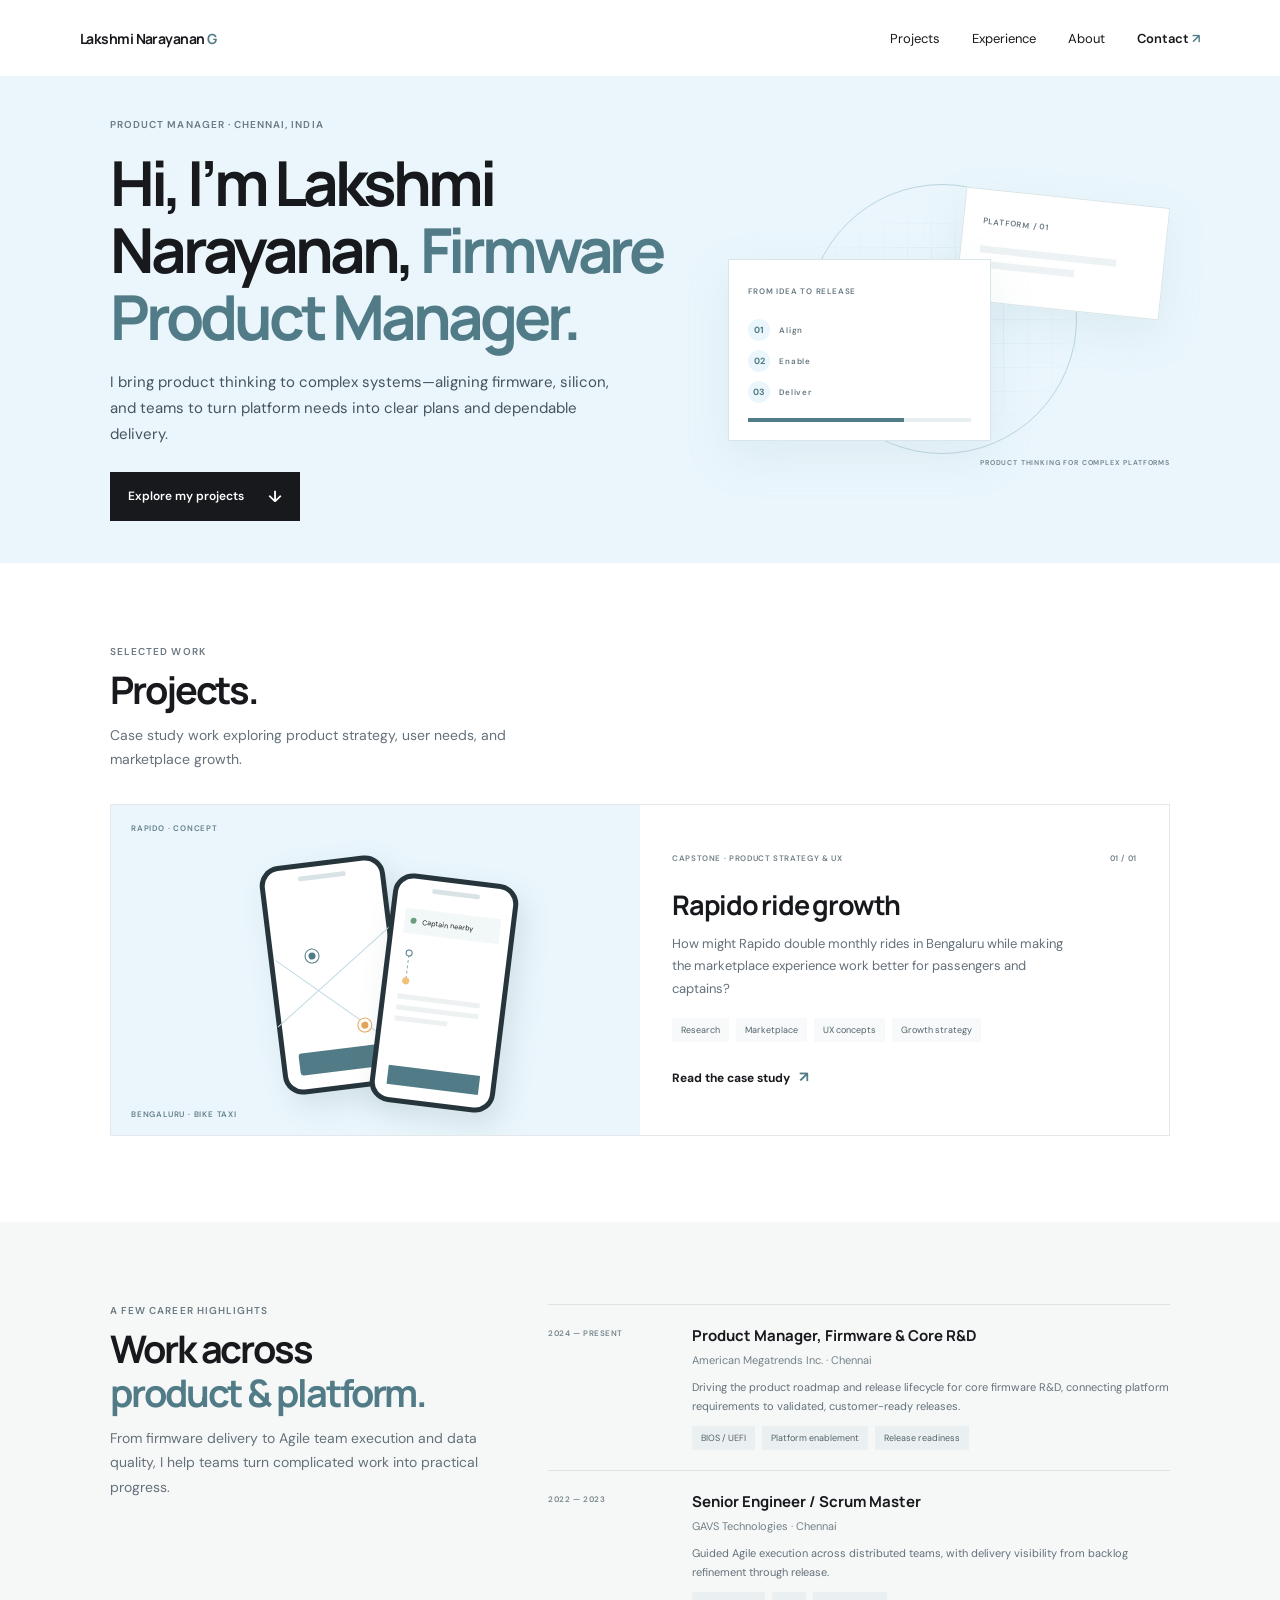
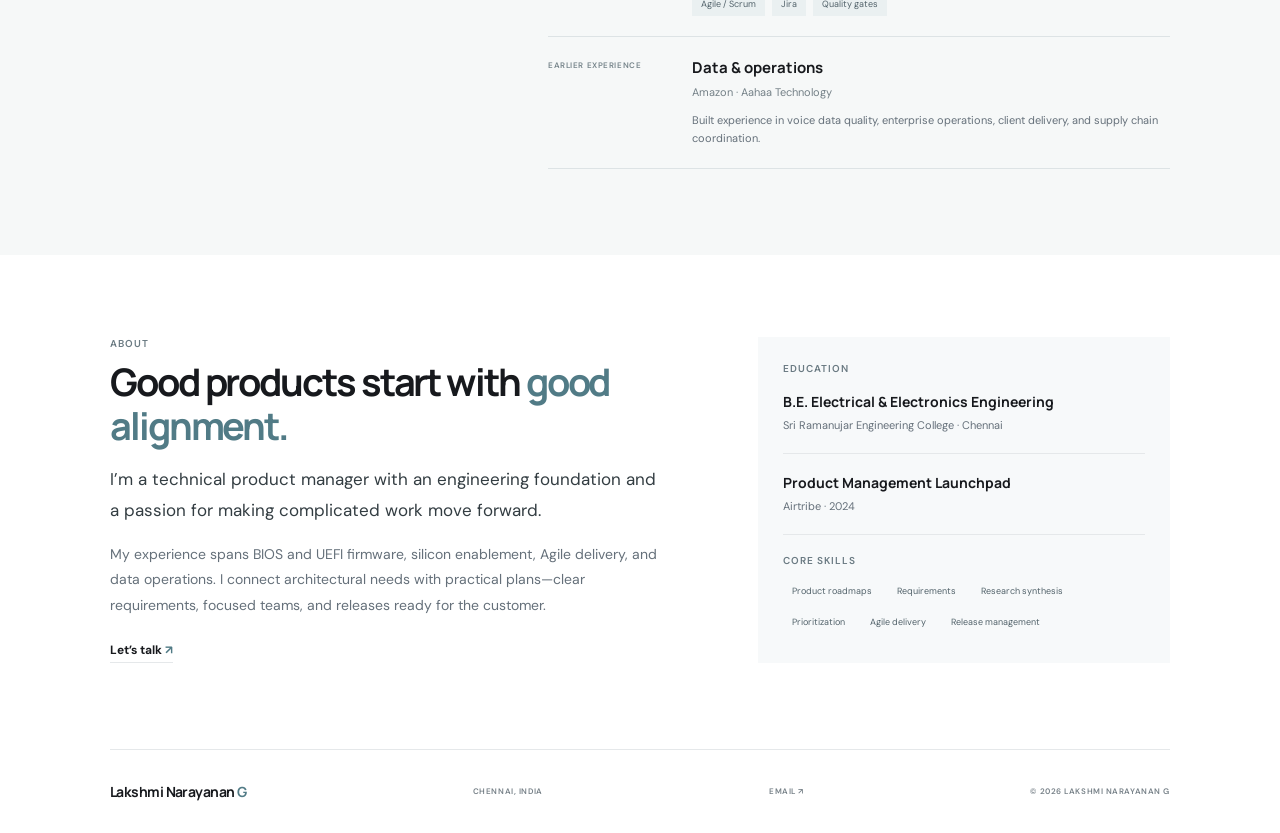
<file: index.html>
<!doctype html>
<html lang="en">
<head>
  <meta charset="utf-8" />
  <meta name="viewport" content="width=device-width, initial-scale=1" />
  <meta name="theme-color" content="#ffffff" />
  <meta name="description" content="Lakshmi Narayanan G — Firmware Product Manager working across platform engineering, product strategy, and delivery." />
  <title>Lakshmi Narayanan G — Product Portfolio</title>
  <link rel="stylesheet" href="styles.css?v=portfolio-20261009" />
</head>
<body>
  <header class="site-header">
    <a class="brand" href="#home" aria-label="Lakshmi Narayanan home">Lakshmi Narayanan<span> G</span></a>
    <button class="menu-toggle" aria-label="Open navigation" aria-expanded="false"><span></span><span></span></button>
    <nav class="main-nav" aria-label="Main navigation">
      <a href="#projects">Projects</a><a href="#experience">Experience</a><a href="#about">About</a>
      <a class="nav-contact" href="mailto:lakshminarayanan.pvg@gmail.com">Contact <span>↗</span></a>
    </nav>
  </header>

  <main>
    <section class="hero" id="home">
      <div class="hero-inner page-width">
        <div class="hero-copy">
          <p class="eyebrow">PRODUCT MANAGER · CHENNAI, INDIA</p>
          <h1>Hi, I’m Lakshmi Narayanan, <span>Firmware Product Manager.</span></h1>
          <p class="hero-intro">I bring product thinking to complex systems—aligning firmware, silicon, and teams to turn platform needs into clear plans and dependable delivery.</p>
          <a class="button" href="#projects">Explore my projects <span>↓</span></a>
        </div>
        <div class="hero-art" role="img" aria-label="Abstract product planning and platform delivery illustration">
          <div class="art-orbit"></div><div class="art-grid"></div>
          <div class="art-card art-card-back"><span>PLATFORM / 01</span><i></i><i></i></div>
          <div class="art-card art-card-front"><span>FROM IDEA TO RELEASE</span><div class="art-steps"><b>01</b><span>Align</span><b>02</b><span>Enable</span><b>03</b><span>Deliver</span></div><div class="art-progress"><i></i></div></div>
          <span class="art-caption">PRODUCT THINKING FOR COMPLEX PLATFORMS</span>
        </div>
      </div>
    </section>

    <section class="projects page-width section" id="projects">
      <div class="section-intro"><p class="eyebrow">SELECTED WORK</p><h2>Projects.</h2><p>Case study work exploring product strategy, user needs, and marketplace growth.</p></div>
      <a class="project-card" href="rapido.html">
        <div class="project-visual" aria-hidden="true">
          <div class="visual-label">RAPIDO · CONCEPT</div>
          <div class="phone phone-left"><div class="phone-topline"></div><div class="map-road road-one"></div><div class="map-road road-two"></div><div class="map-pin pin-start"></div><div class="map-pin pin-end"></div><div class="phone-pill"></div></div>
          <div class="phone phone-right"><div class="phone-topline"></div><div class="ride-status"><span></span> Captain nearby</div><div class="ride-route"><i></i><i></i></div><div class="ride-lines"><b></b><b></b><b></b></div><div class="phone-button"></div></div>
          <span class="visual-foot">BENGALURU · BIKE TAXI</span>
        </div>
        <div class="project-copy">
          <div class="project-meta"><span>CAPSTONE · PRODUCT STRATEGY & UX</span><span>01 / 01</span></div>
          <h3>Rapido ride growth</h3>
          <p>How might Rapido double monthly rides in Bengaluru while making the marketplace experience work better for passengers and captains?</p>
          <div class="project-tags"><span>Research</span><span>Marketplace</span><span>UX concepts</span><span>Growth strategy</span></div>
          <span class="project-link">Read the case study <b>↗</b></span>
        </div>
      </a>
    </section>

    <section class="experience-band" id="experience">
      <div class="page-width section">
        <div class="section-intro"><p class="eyebrow">A FEW CAREER HIGHLIGHTS</p><h2>Work across<br /><span>product & platform.</span></h2><p>From firmware delivery to Agile team execution and data quality, I help teams turn complicated work into practical progress.</p></div>
        <div class="experience-list">
          <article><span class="experience-date">2024 — PRESENT</span><div><h3>Product Manager, Firmware & Core R&amp;D</h3><p class="company">American Megatrends Inc. · Chennai</p><p>Driving the product roadmap and release lifecycle for core firmware R&amp;D, connecting platform requirements to validated, customer-ready releases.</p><div class="project-tags"><span>BIOS / UEFI</span><span>Platform enablement</span><span>Release readiness</span></div></div></article>
          <article><span class="experience-date">2022 — 2023</span><div><h3>Senior Engineer / Scrum Master</h3><p class="company">GAVS Technologies · Chennai</p><p>Guided Agile execution across distributed teams, with delivery visibility from backlog refinement through release.</p><div class="project-tags"><span>Agile / Scrum</span><span>Jira</span><span>Quality gates</span></div></div></article>
          <article><span class="experience-date">EARLIER EXPERIENCE</span><div><h3>Data &amp; operations</h3><p class="company">Amazon · Aahaa Technology</p><p>Built experience in voice data quality, enterprise operations, client delivery, and supply chain coordination.</p></div></article>
        </div>
      </div>
    </section>

    <section class="about page-width section" id="about">
      <div class="about-main"><p class="eyebrow">ABOUT</p><h2>Good products start with <span>good alignment.</span></h2><p class="about-lead">I’m a technical product manager with an engineering foundation and a passion for making complicated work move forward.</p><p>My experience spans BIOS and UEFI firmware, silicon enablement, Agile delivery, and data operations. I connect architectural needs with practical plans—clear requirements, focused teams, and releases ready for the customer.</p><a class="text-link" href="mailto:lakshminarayanan.pvg@gmail.com">Let’s talk <span>↗</span></a></div>
      <aside class="about-aside"><p class="eyebrow">EDUCATION</p><h3>B.E. Electrical &amp; Electronics Engineering</h3><p>Sri Ramanujar Engineering College · Chennai</p><div class="aside-rule"></div><h3>Product Management Launchpad</h3><p>Airtribe · 2024</p><div class="aside-rule"></div><p class="eyebrow">CORE SKILLS</p><div class="project-tags"><span>Product roadmaps</span><span>Requirements</span><span>Research synthesis</span><span>Prioritization</span><span>Agile delivery</span><span>Release management</span></div></aside>
    </section>
  </main>

  <footer class="site-footer page-width"><a class="brand" href="#home">Lakshmi Narayanan<span> G</span></a><span>CHENNAI, INDIA</span><a href="mailto:lakshminarayanan.pvg@gmail.com">EMAIL ↗</a><small>© 2026 LAKSHMI NARAYANAN G</small></footer>
  <script src="script.js"></script>
</body>
</html>
</file>
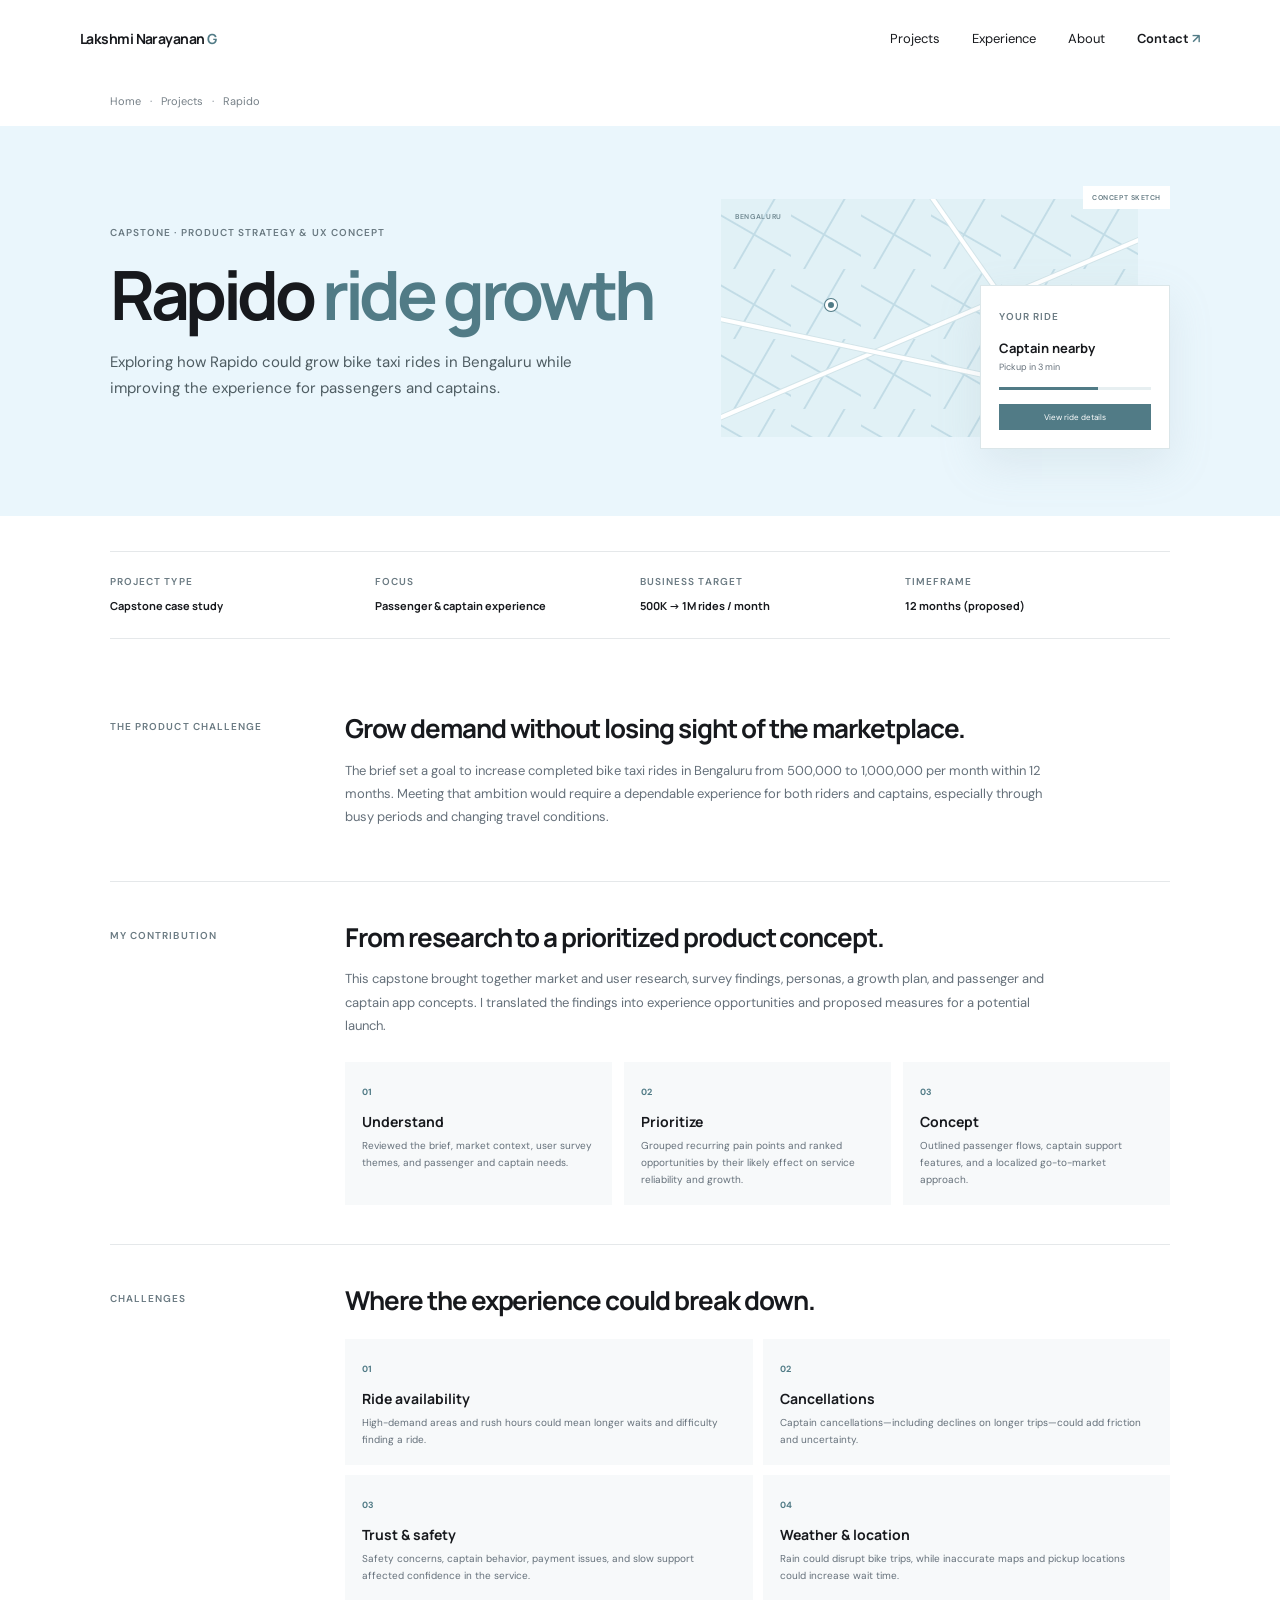
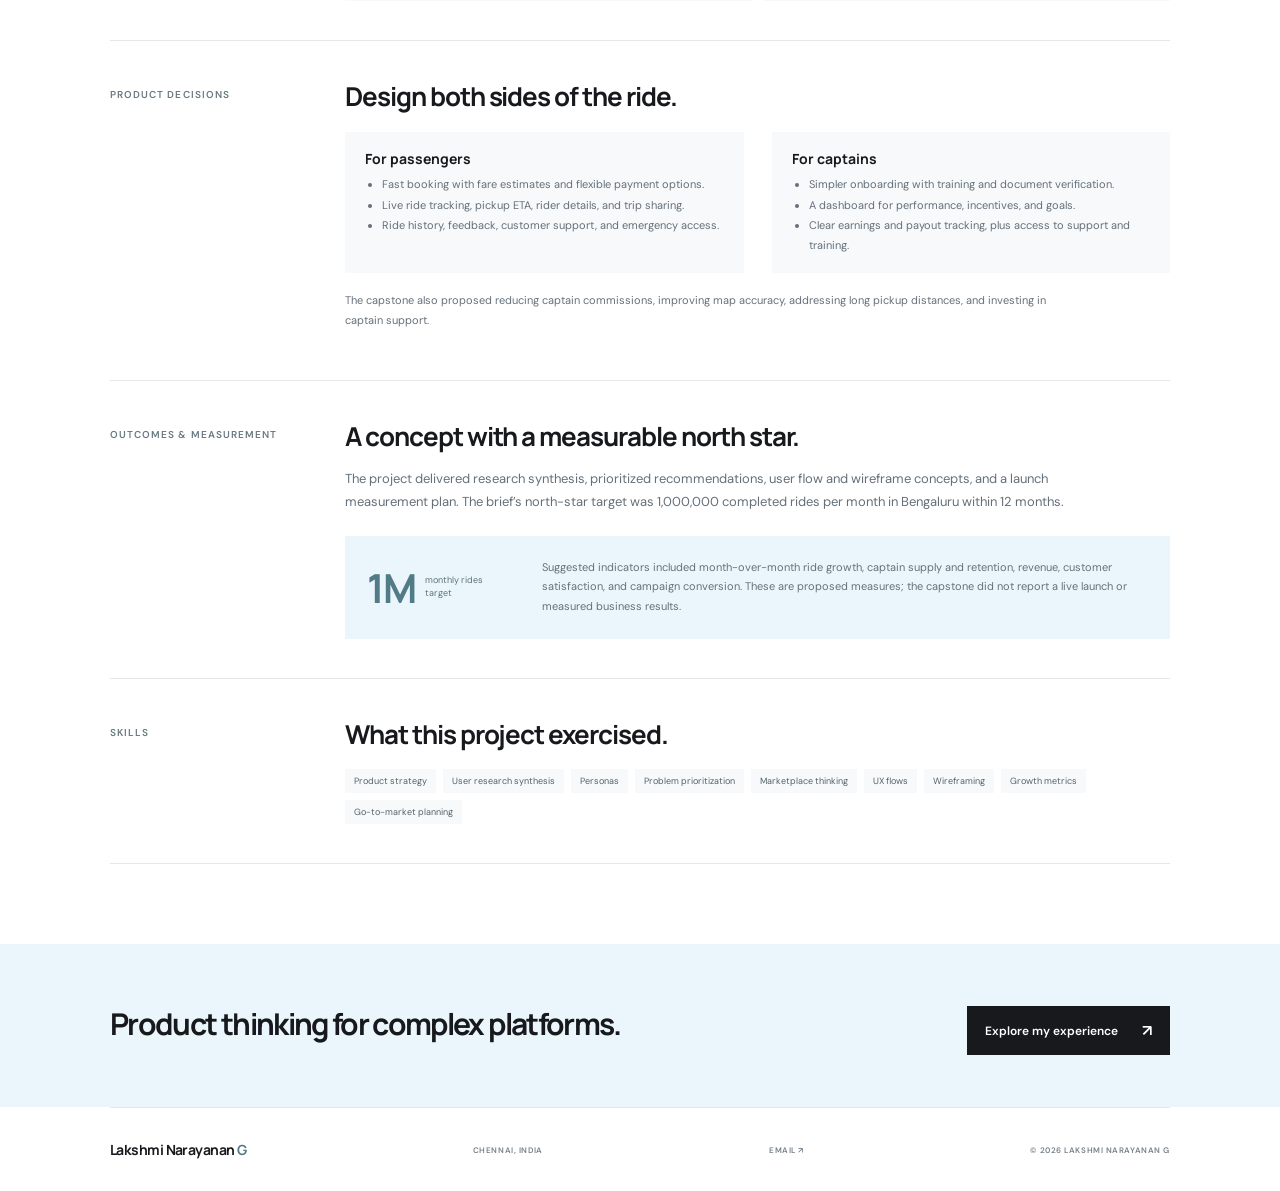
<file: rapido.html>
<!doctype html>
<html lang="en">
<head>
  <meta charset="utf-8" />
  <meta name="viewport" content="width=device-width, initial-scale=1" />
  <meta name="theme-color" content="#ffffff" />
  <meta name="description" content="Rapido Bengaluru ride growth capstone — product strategy, user research, and UX concepts by Lakshmi Narayanan G." />
  <title>Rapido Ride Growth — Lakshmi Narayanan G</title>
  <link rel="stylesheet" href="styles.css?v=portfolio-20261009" />
</head>
<body>
  <header class="site-header">
    <a class="brand" href="index.html">Lakshmi Narayanan<span> G</span></a>
    <button class="menu-toggle" aria-label="Open navigation" aria-expanded="false"><span></span><span></span></button>
    <nav class="main-nav" aria-label="Main navigation">
      <a href="index.html#projects">Projects</a><a href="index.html#experience">Experience</a><a href="index.html#about">About</a>
      <a class="nav-contact" href="mailto:lakshminarayanan.pvg@gmail.com">Contact <span>↗</span></a>
    </nav>
  </header>
  <main class="case-page">
    <div class="page-width breadcrumb"><a href="index.html">Home</a><span>·</span><a href="index.html#projects">Projects</a><span>·</span><span>Rapido</span></div>
    <section class="case-hero">
      <div class="page-width case-hero-inner"><div><p class="eyebrow">CAPSTONE · PRODUCT STRATEGY & UX CONCEPT</p><h1>Rapido <span>ride growth</span></h1><p>Exploring how Rapido could grow bike taxi rides in Bengaluru while improving the experience for passengers and captains.</p></div>
        <div class="case-visual" role="img" aria-label="Concept illustration of ride booking and tracking app screens"><div class="case-map"><span class="map-label">BENGALURU</span><i class="case-road case-road-a"></i><i class="case-road case-road-b"></i><i class="case-road case-road-c"></i><b class="case-pin case-pin-a"></b><b class="case-pin case-pin-b"></b></div><div class="case-app-card"><span class="eyebrow">YOUR RIDE</span><strong>Captain nearby</strong><span class="app-caption">Pickup in 3 min</span><div class="app-track"><i></i></div><div class="app-cta">View ride details</div></div><span class="concept-stamp">CONCEPT SKETCH</span></div>
      </div>
    </section>
    <div class="page-width case-summary">
      <div><span class="eyebrow">PROJECT TYPE</span><strong>Capstone case study</strong></div>
      <div><span class="eyebrow">FOCUS</span><strong>Passenger &amp; captain experience</strong></div>
      <div><span class="eyebrow">BUSINESS TARGET</span><strong>500K → 1M rides / month</strong></div>
      <div><span class="eyebrow">TIMEFRAME</span><strong>12 months (proposed)</strong></div>
    </div>

    <article class="page-width case-content">
      <section class="case-section case-lead"><p class="eyebrow">THE PRODUCT CHALLENGE</p><div><h2>Grow demand without losing sight of the marketplace.</h2><p>The brief set a goal to increase completed bike taxi rides in Bengaluru from 500,000 to 1,000,000 per month within 12 months. Meeting that ambition would require a dependable experience for both riders and captains, especially through busy periods and changing travel conditions.</p></div></section>
      <section class="case-section"><p class="eyebrow">MY CONTRIBUTION</p><div><h2>From research to a prioritized product concept.</h2><p>This capstone brought together market and user research, survey findings, personas, a growth plan, and passenger and captain app concepts. I translated the findings into experience opportunities and proposed measures for a potential launch.</p><div class="case-steps"><article><span>01</span><h3>Understand</h3><p>Reviewed the brief, market context, user survey themes, and passenger and captain needs.</p></article><article><span>02</span><h3>Prioritize</h3><p>Grouped recurring pain points and ranked opportunities by their likely effect on service reliability and growth.</p></article><article><span>03</span><h3>Concept</h3><p>Outlined passenger flows, captain support features, and a localized go-to-market approach.</p></article></div></div></section>
      <section class="case-section"><p class="eyebrow">CHALLENGES</p><div><h2>Where the experience could break down.</h2><div class="challenge-grid"><article><span>01</span><h3>Ride availability</h3><p>High-demand areas and rush hours could mean longer waits and difficulty finding a ride.</p></article><article><span>02</span><h3>Cancellations</h3><p>Captain cancellations—including declines on longer trips—could add friction and uncertainty.</p></article><article><span>03</span><h3>Trust &amp; safety</h3><p>Safety concerns, captain behavior, payment issues, and slow support affected confidence in the service.</p></article><article><span>04</span><h3>Weather &amp; location</h3><p>Rain could disrupt bike trips, while inaccurate maps and pickup locations could increase wait time.</p></article></div></div></section>
      <section class="case-section"><p class="eyebrow">PRODUCT DECISIONS</p><div><h2>Design both sides of the ride.</h2><div class="solution-columns"><div><h3>For passengers</h3><ul><li>Fast booking with fare estimates and flexible payment options.</li><li>Live ride tracking, pickup ETA, rider details, and trip sharing.</li><li>Ride history, feedback, customer support, and emergency access.</li></ul></div><div><h3>For captains</h3><ul><li>Simpler onboarding with training and document verification.</li><li>A dashboard for performance, incentives, and goals.</li><li>Clear earnings and payout tracking, plus access to support and training.</li></ul></div></div><p class="case-note">The capstone also proposed reducing captain commissions, improving map accuracy, addressing long pickup distances, and investing in captain support.</p></div></section>
      <section class="case-section"><p class="eyebrow">OUTCOMES &amp; MEASUREMENT</p><div><h2>A concept with a measurable north star.</h2><p>The project delivered research synthesis, prioritized recommendations, user flow and wireframe concepts, and a launch measurement plan. The brief’s north-star target was 1,000,000 completed rides per month in Bengaluru within 12 months.</p><div class="outcome-panel"><div><strong>1M</strong><span>monthly rides<br />target</span></div><p>Suggested indicators included month-over-month ride growth, captain supply and retention, revenue, customer satisfaction, and campaign conversion. These are proposed measures; the capstone did not report a live launch or measured business results.</p></div></div></section>
      <section class="case-section"><p class="eyebrow">SKILLS</p><div><h2>What this project exercised.</h2><div class="project-tags case-tags"><span>Product strategy</span><span>User research synthesis</span><span>Personas</span><span>Problem prioritization</span><span>Marketplace thinking</span><span>UX flows</span><span>Wireframing</span><span>Growth metrics</span><span>Go-to-market planning</span></div></div></section>
    </article>
    <section class="case-next"><div class="page-width"><p class="eyebrow">MORE ABOUT MY WORK</p><h2>Product thinking for complex platforms.</h2><a class="button" href="index.html#experience">Explore my experience <span>↗</span></a></div></section>
  </main>
  <footer class="site-footer page-width"><a class="brand" href="index.html">Lakshmi Narayanan<span> G</span></a><span>CHENNAI, INDIA</span><a href="mailto:lakshminarayanan.pvg@gmail.com">EMAIL ↗</a><small>© 2026 LAKSHMI NARAYANAN G</small></footer>
  <script src="script.js"></script>
</body>
</html>
</file>
<file: styles.css>
@import url('https://fonts.googleapis.com/css2?family=DM+Sans:wght@400;500;600;700&family=Manrope:wght@400;500;600;700;800&display=swap');
:root{--ink:#17191d;--muted:#65707a;--blue:#eaf6fc;--blue-deep:#d7edf7;--accent:#517b86;--line:#e5e8ea;--paper:#fff;--soft:#f7f9fa;--sans:'DM Sans',Arial,sans-serif;--display:'Manrope','DM Sans',Arial,sans-serif}
*{box-sizing:border-box}html{scroll-behavior:smooth;scroll-padding-top:90px}body{margin:0;background:var(--paper);color:var(--ink);font-family:var(--sans);-webkit-font-smoothing:antialiased}a{color:inherit;text-decoration:none}.page-width{width:min(1060px,calc(100% - 64px));margin:0 auto}.site-header{height:76px;width:min(1120px,calc(100% - 64px));margin:auto;display:flex;align-items:center;justify-content:space-between;background:var(--paper)}.brand{font:700 14px var(--display);letter-spacing:-.04em}.brand span{color:var(--accent)}.main-nav{display:flex;align-items:center;gap:32px;font-size:13px}.main-nav a{transition:color .2s}.main-nav a:hover,.text-link:hover{color:var(--accent)}.nav-contact{font-weight:600}.nav-contact span{color:var(--accent)}.menu-toggle{display:none}.hero{background:var(--blue);overflow:hidden}.hero-inner{min-height:470px;display:grid;grid-template-columns:1.1fr .9fr;align-items:center;gap:45px;padding-top:42px;padding-bottom:42px}.eyebrow{margin:0;color:#6a7a82;font:600 10px var(--sans);letter-spacing:.105em;text-transform:uppercase}.hero h1,.case-hero h1{max-width:610px;margin:19px 0 18px;font:700 clamp(38px,5.4vw,62px)/1.08 var(--display);letter-spacing:-.065em}.hero h1 span,.case-hero h1 span{color:var(--accent)}.hero-intro{max-width:510px;margin:0 0 24px;color:#47545b;font-size:15px;line-height:1.75}.button{display:inline-flex;align-items:center;gap:24px;padding:13px 17px;border:1px solid var(--ink);background:var(--ink);color:#fff;font-size:12px;font-weight:600;transition:transform .2s,background .2s}.button:hover{transform:translateY(-2px);background:var(--accent);border-color:var(--accent)}.button span{font-size:16px}.hero-art{height:300px;position:relative;display:grid;place-items:center;isolation:isolate}.art-orbit{position:absolute;width:270px;height:270px;border:1px solid #bad5df;border-radius:50%;z-index:-1}.art-grid{position:absolute;width:310px;height:240px;opacity:.4;background-image:linear-gradient(#c8e0e9 1px,transparent 1px),linear-gradient(90deg,#c8e0e9 1px,transparent 1px);background-size:24px 24px;mask-image:radial-gradient(ellipse,#000 20%,transparent 75%);z-index:-1}.art-card{position:absolute;width:260px;padding:18px 19px;background:white;border:1px solid #d8e5e9;box-shadow:0 16px 40px #9cb9c52b}.art-card span{color:#687982;font:600 8px var(--sans);letter-spacing:.1em}.art-card-back{top:28px;right:5px;transform:rotate(6deg);width:205px;height:113px}.art-card-back i{display:block;width:83%;height:7px;margin-top:17px;background:#edf2f4}.art-card-back i:last-child{width:58%;margin-top:8px}.art-card-front{left:15px;bottom:28px;width:263px}.art-steps{display:grid;grid-template-columns:24px 1fr;align-items:center;gap:9px 7px;margin:20px 0 15px;font-size:11px}.art-steps b{display:grid;place-items:center;width:22px;height:22px;border-radius:50%;background:var(--blue);color:var(--accent);font-size:9px}.art-progress{height:4px;background:#e8eff1}.art-progress i{display:block;width:70%;height:100%;background:var(--accent)}.art-caption{position:absolute;right:0;bottom:2px;color:#718189;font:600 7px var(--sans);letter-spacing:.12em}.section{padding-top:82px;padding-bottom:86px}.section-intro{max-width:600px;margin-bottom:32px}.section-intro h2,.about h2,.case-next h2{margin:9px 0 12px;font:700 38px/1.16 var(--display);letter-spacing:-.055em}.section-intro > p:last-child{max-width:470px;margin:0;color:var(--muted);font-size:14px;line-height:1.75}.project-card{display:grid;grid-template-columns:1fr 1fr;min-height:330px;border:1px solid var(--line);transition:transform .2s,box-shadow .2s}.project-card:hover{transform:translateY(-3px);box-shadow:0 18px 40px #1f39430d}.project-visual{position:relative;min-height:330px;overflow:hidden;background:var(--blue)}.visual-label,.visual-foot{position:absolute;left:20px;color:#66808a;font:600 8px var(--sans);letter-spacing:.1em}.visual-label{top:18px}.visual-foot{bottom:16px}.phone{position:absolute;width:126px;height:230px;border:5px solid #26343b;border-radius:20px;background:#fff;box-shadow:8px 12px 28px #6079852b}.phone-left{left:calc(50% - 105px);top:55px;transform:rotate(-7deg)}.phone-right{left:calc(50% + 5px);top:73px;transform:rotate(7deg)}.phone-topline{width:48px;height:5px;margin:8px auto 12px;border-radius:8px;background:#d9e3e6}.map-road{position:absolute;width:155px;height:1px;background:#c0d9e3;transform:rotate(-35deg);left:-18px;top:110px}.road-two{top:140px;transform:rotate(42deg)}.map-pin{position:absolute;width:13px;height:13px;border:3px solid #fff;border-radius:50%;background:var(--accent);box-shadow:0 0 0 1px var(--accent)}.pin-start{top:82px;left:32px}.pin-end{top:157px;right:27px;background:#e6a558;box-shadow:0 0 0 1px #e6a558}.phone-pill{position:absolute;left:13px;right:13px;bottom:14px;height:22px;border-radius:3px;background:var(--accent)}.ride-status{margin:17px 10px 16px;padding:8px 6px;background:#f2f7f7;font-size:7px}.ride-status span{display:inline-block;width:6px;height:6px;margin-right:4px;border-radius:50%;background:#6b9e80}.ride-route{position:relative;height:35px;margin:0 18px;border-left:1px dashed #8faeb7}.ride-route i{position:absolute;left:-4px;width:7px;height:7px;border:1px solid var(--accent);border-radius:50%;background:#fff}.ride-route i:last-child{bottom:0;background:#f0c077;border-color:#f0c077}.ride-lines{margin:10px 12px}.ride-lines b{display:block;height:5px;width:90%;margin-top:6px;background:#edf1f2}.ride-lines b:last-child{width:58%}.phone-button{position:absolute;left:12px;right:12px;bottom:13px;height:19px;background:var(--accent)}.project-copy{padding:32px;display:flex;flex-direction:column;align-items:flex-start;justify-content:center}.project-meta{width:100%;display:flex;justify-content:space-between;gap:10px;color:#718087;font:600 8px var(--sans);letter-spacing:.08em}.project-copy h3{margin:23px 0 10px;font:700 27px var(--display);letter-spacing:-.045em}.project-copy > p{max-width:410px;margin:0;color:var(--muted);font-size:13px;line-height:1.75}.project-tags{display:flex;flex-wrap:wrap;gap:7px;margin-top:17px}.project-tags span{padding:6px 9px;background:var(--soft);color:#52626a;font-size:9px}.project-link{margin-top:25px;font-size:12px;font-weight:700}.project-link b{margin-left:6px;color:var(--accent);font-size:15px}.experience-band{background:#f6f8f8}.experience-band .section{display:grid;grid-template-columns:.75fr 1.25fr;gap:65px}.experience-band .section-intro{margin:0}.experience-band .section-intro h2 span,.about h2 span{color:var(--accent)}.experience-list article{display:grid;grid-template-columns:126px 1fr;gap:18px;padding:20px 0;border-top:1px solid #dde3e5}.experience-list article:last-child{border-bottom:1px solid #dde3e5}.experience-date{padding-top:3px;color:#77858b;font:600 8px var(--sans);letter-spacing:.07em}.experience-list h3{margin:0;font:700 15px var(--display)}.company{margin:5px 0 9px!important;color:#748087!important;font-size:11px!important}.experience-list article p{margin:0;color:var(--muted);font-size:11px;line-height:1.7}.experience-list .project-tags{margin-top:10px}.experience-list .project-tags span{background:#eaf0f1}.about{display:grid;grid-template-columns:1.15fr .85fr;gap:90px}.about-main h2{max-width:570px}.about-main > p:not(.eyebrow){max-width:580px;color:var(--muted);font-size:14px;line-height:1.8}.about-main .about-lead{color:#333d42!important;font-size:17px!important}.text-link{display:inline-block;margin-top:10px;padding-bottom:4px;border-bottom:1px solid var(--line);font-size:12px;font-weight:700}.text-link span{color:var(--accent)}.about-aside{padding:25px;background:var(--soft)}.about-aside h3{margin:17px 0 5px;font:700 14px var(--display)}.about-aside p:not(.eyebrow){margin:0;color:var(--muted);font-size:11px;line-height:1.65}.aside-rule{height:1px;margin:19px 0;background:var(--line)}.about-aside .project-tags{margin-top:12px}.site-footer{min-height:84px;display:flex;align-items:center;justify-content:space-between;gap:16px;border-top:1px solid var(--line);color:#778188}.site-footer .brand{color:var(--ink)}.site-footer > span,.site-footer > a:not(.brand),.site-footer small{font:600 8px var(--sans);letter-spacing:.07em}.breadcrumb{display:flex;gap:9px;padding-top:18px;padding-bottom:18px;color:#778188;font-size:11px}.breadcrumb a:hover{color:var(--accent)}.case-hero{background:var(--blue)}.case-hero-inner{min-height:390px;display:grid;grid-template-columns:1fr .8fr;align-items:center;gap:45px;padding-top:50px;padding-bottom:50px}.case-hero h1{font-size:clamp(44px,6vw,68px)}.case-hero-inner > div:first-child > p:last-child{max-width:510px;color:#4e5c62;font-size:15px;line-height:1.75}.case-visual{position:relative;height:270px}.case-map{position:absolute;inset:13px 32px 19px 2px;overflow:hidden;background-color:#e1f1f6;background-image:linear-gradient(30deg,transparent 47%,#c2dce6 48%,#c2dce6 49%,transparent 50%),linear-gradient(120deg,transparent 47%,#c2dce6 48%,#c2dce6 49%,transparent 50%);background-size:70px 70px}.map-label{position:absolute;top:13px;left:14px;color:#6e8790;font:600 7px var(--sans);letter-spacing:.1em}.case-road{position:absolute;height:4px;background:#fff;box-shadow:0 0 0 1px #d2e4e9}.case-road-a{width:130%;top:50%;left:-10%;transform:rotate(-23deg)}.case-road-b{width:110%;top:35%;left:10%;transform:rotate(55deg)}.case-road-c{width:120%;top:70%;left:-5%;transform:rotate(12deg)}.case-pin{position:absolute;width:12px;height:12px;border:3px solid #fff;border-radius:50%;background:var(--accent);box-shadow:0 0 0 1px var(--accent)}.case-pin-a{top:42%;left:25%}.case-pin-b{top:67%;right:27%;background:#e6a558;box-shadow:0 0 0 1px #e6a558}.case-app-card{position:absolute;right:0;bottom:7px;width:190px;padding:18px;background:#fff;border:1px solid #dbe6e9;box-shadow:0 16px 40px #8ca9b32b}.case-app-card strong,.app-caption{display:block}.case-app-card strong{margin:14px 0 4px;font:700 13px var(--display)}.app-caption{color:var(--muted);font-size:9px}.app-track{height:3px;margin:14px 0;background:#e7eff1}.app-track i{display:block;width:65%;height:100%;background:var(--accent)}.app-cta{padding:8px;background:var(--accent);color:#fff;text-align:center;font-size:8px}.concept-stamp{position:absolute;right:0;top:0;padding:7px 9px;background:#fff;color:#647a82;font:600 7px var(--sans);letter-spacing:.08em}.case-summary{display:grid;grid-template-columns:repeat(4,1fr);margin-top:35px;margin-bottom:25px;border-top:1px solid var(--line);border-bottom:1px solid var(--line)}.case-summary > div{min-height:86px;padding:17px 13px 17px 0}.case-summary strong{display:block;margin-top:8px;font:700 11px var(--display)}.case-content{padding-bottom:80px}.case-section{display:grid;grid-template-columns:190px 1fr;gap:45px;padding:39px 0;border-bottom:1px solid var(--line)}.case-section > .eyebrow{padding-top:8px}.case-section h2{max-width:650px;margin:0 0 14px;font:700 26px/1.25 var(--display);letter-spacing:-.04em}.case-section p:not(.eyebrow){max-width:720px;color:var(--muted);font-size:13px;line-height:1.8}.case-lead{padding-top:48px}.case-steps{display:grid;grid-template-columns:repeat(3,1fr);gap:12px;margin-top:25px}.case-steps article,.challenge-grid article{padding:17px;background:var(--soft)}.case-steps article > span,.challenge-grid article > span{color:var(--accent);font:700 9px var(--sans)}.case-steps h3,.challenge-grid h3,.solution-columns h3{margin:12px 0 6px;font:700 14px var(--display)}.case-steps p,.challenge-grid p{margin:0!important;font-size:10px!important;line-height:1.7!important}.challenge-grid{display:grid;grid-template-columns:1fr 1fr;gap:10px;margin-top:22px}.solution-columns{display:grid;grid-template-columns:1fr 1fr;gap:28px;margin-top:20px}.solution-columns > div{padding:17px 20px;background:var(--soft)}.solution-columns h3{margin-top:0}.solution-columns ul{margin:0;padding-left:17px;color:var(--muted);font-size:11px;line-height:1.85}.case-note{margin-top:18px!important;font-size:11px!important}.outcome-panel{display:grid;grid-template-columns:150px 1fr;align-items:center;gap:25px;margin-top:22px;padding:22px;background:var(--blue)}.outcome-panel > div{display:flex;align-items:center;gap:11px}.outcome-panel strong{color:var(--accent);font:700 40px var(--display);letter-spacing:-.06em}.outcome-panel span{color:#60727a;font-size:9px;line-height:1.5}.outcome-panel p{margin:0!important;font-size:11px!important}.case-tags{margin-top:19px}.case-next{padding:52px 0;background:var(--blue)}.case-next h2{font-size:30px}.case-next .button{margin-top:10px}.case-next .page-width{display:flex;align-items:center;justify-content:space-between;gap:20px}.case-next .eyebrow{display:none}
@media(max-width:760px){.page-width,.site-header{width:calc(100% - 40px)}.site-header{height:66px}.menu-toggle{display:flex;flex-direction:column;gap:5px;padding:8px;border:0;background:transparent}.menu-toggle span{width:19px;height:2px;background:var(--ink);transition:transform .2s}.menu-toggle[aria-expanded=true] span:first-child{transform:translateY(3.5px) rotate(45deg)}.menu-toggle[aria-expanded=true] span:last-child{transform:translateY(-3.5px) rotate(-45deg)}.main-nav{position:absolute;z-index:10;top:65px;left:0;right:0;display:none;align-items:stretch;flex-direction:column;gap:0;padding:12px 20px 18px;background:#fff;border-bottom:1px solid var(--line)}.main-nav.open{display:flex}.main-nav a{padding:11px 0}.hero-inner,.case-hero-inner{grid-template-columns:1fr;gap:20px;padding-top:43px;padding-bottom:38px}.hero-inner{min-height:auto}.hero h1{font-size:43px}.hero-intro{font-size:13px}.hero-art{height:245px}.art-card-front{left:calc(50% - 128px);bottom:18px}.art-card-back{right:calc(50% - 126px);top:15px}.art-caption{right:5px;bottom:0}.section{padding-top:62px;padding-bottom:64px}.section-intro h2,.about h2{font-size:32px}.project-card{grid-template-columns:1fr}.project-visual{min-height:270px}.project-copy{padding:24px}.project-copy h3{font-size:24px}.experience-band .section{grid-template-columns:1fr;gap:24px}.experience-list article{grid-template-columns:100px 1fr;gap:12px}.experience-date{font-size:7px}.about{grid-template-columns:1fr;gap:30px}.site-footer{flex-wrap:wrap;justify-content:space-between;padding-top:20px;padding-bottom:20px}.site-footer > span{display:none}.site-footer small{width:100%}.case-hero-inner{min-height:0}.case-hero h1{font-size:48px}.case-visual{height:225px}.case-summary{grid-template-columns:1fr 1fr}.case-summary > div{min-height:77px;border-bottom:1px solid var(--line)}.case-summary strong{font-size:10px}.case-section{grid-template-columns:1fr;gap:12px;padding:28px 0}.case-section h2{font-size:23px}.case-section p:not(.eyebrow){font-size:12px}.case-steps{grid-template-columns:1fr}.challenge-grid{grid-template-columns:1fr}.solution-columns{grid-template-columns:1fr;gap:10px}.outcome-panel{grid-template-columns:1fr;gap:9px}.case-next .page-width{align-items:flex-start;flex-direction:column}.case-next h2{font-size:26px}.breadcrumb{padding-top:15px;padding-bottom:15px}}
@media(prefers-reduced-motion:reduce){html{scroll-behavior:auto}*,*::before,*::after{transition:none!important}}
</file>
